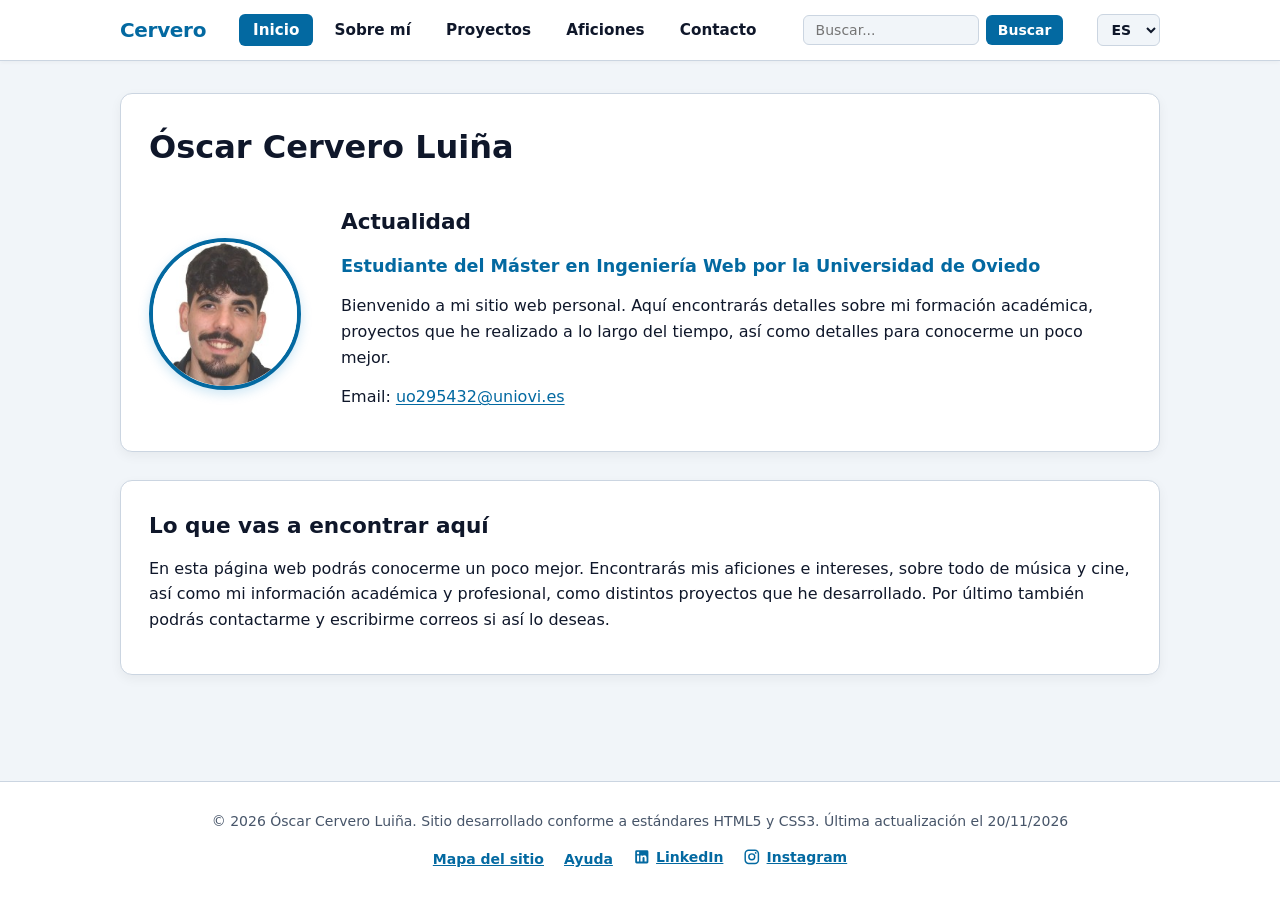
<file: index.html>
<!DOCTYPE html>
<html lang="es">
<head>
  <meta charset="UTF-8">
  <meta name="viewport" content="width=device-width, initial-scale=1.0">
  <meta name="description" content="Sitio web personal y portafolio profesional de Óscar Cervero Luiña.">
  <title>Inicio | Mi Sitio Web</title>
  <link rel="stylesheet" href="css/base.css">
  <link rel="stylesheet" href="css/portafolio.css">
  <script src="js/layout.js" defer></script>
  <script src="js/i18n.js" defer></script>
</head>
<body>
  <header></header>

  <main>
    <section>
      <h1>Óscar Cervero Luiña</h1>
      <img src="img/cara.jpg" alt="Fotografía de retrato de Óscar Cervero Luiña">
      <article>
        <h2>Actualidad</h2>
        <p>Estudiante del Máster en Ingeniería Web por la Universidad de Oviedo</p>
        <p>Bienvenido a mi sitio web personal. Aquí encontrarás detalles sobre mi formación académica, proyectos que he realizado a lo largo del tiempo, así como detalles para conocerme un poco mejor.</p>
        <p>Email: <a href="mailto:uo295432@uniovi.es" target="_self" aria-label="Enviar correo a uo295432@uniovi.es (se abre en una aplicación externa)">uo295432@uniovi.es</a></p>
      </article>
    </section>

    <section>
      <h2>Lo que vas a encontrar aquí</h2>
      <p>En esta página web podrás conocerme un poco mejor. Encontrarás mis aficiones e intereses, sobre todo de música y cine, así como mi información académica y profesional, como distintos proyectos que he desarrollado. Por último también podrás contactarme y escribirme correos si así lo deseas.</p>
    </section>
  </main>

  <footer></footer>
</body>
</html>
</file>
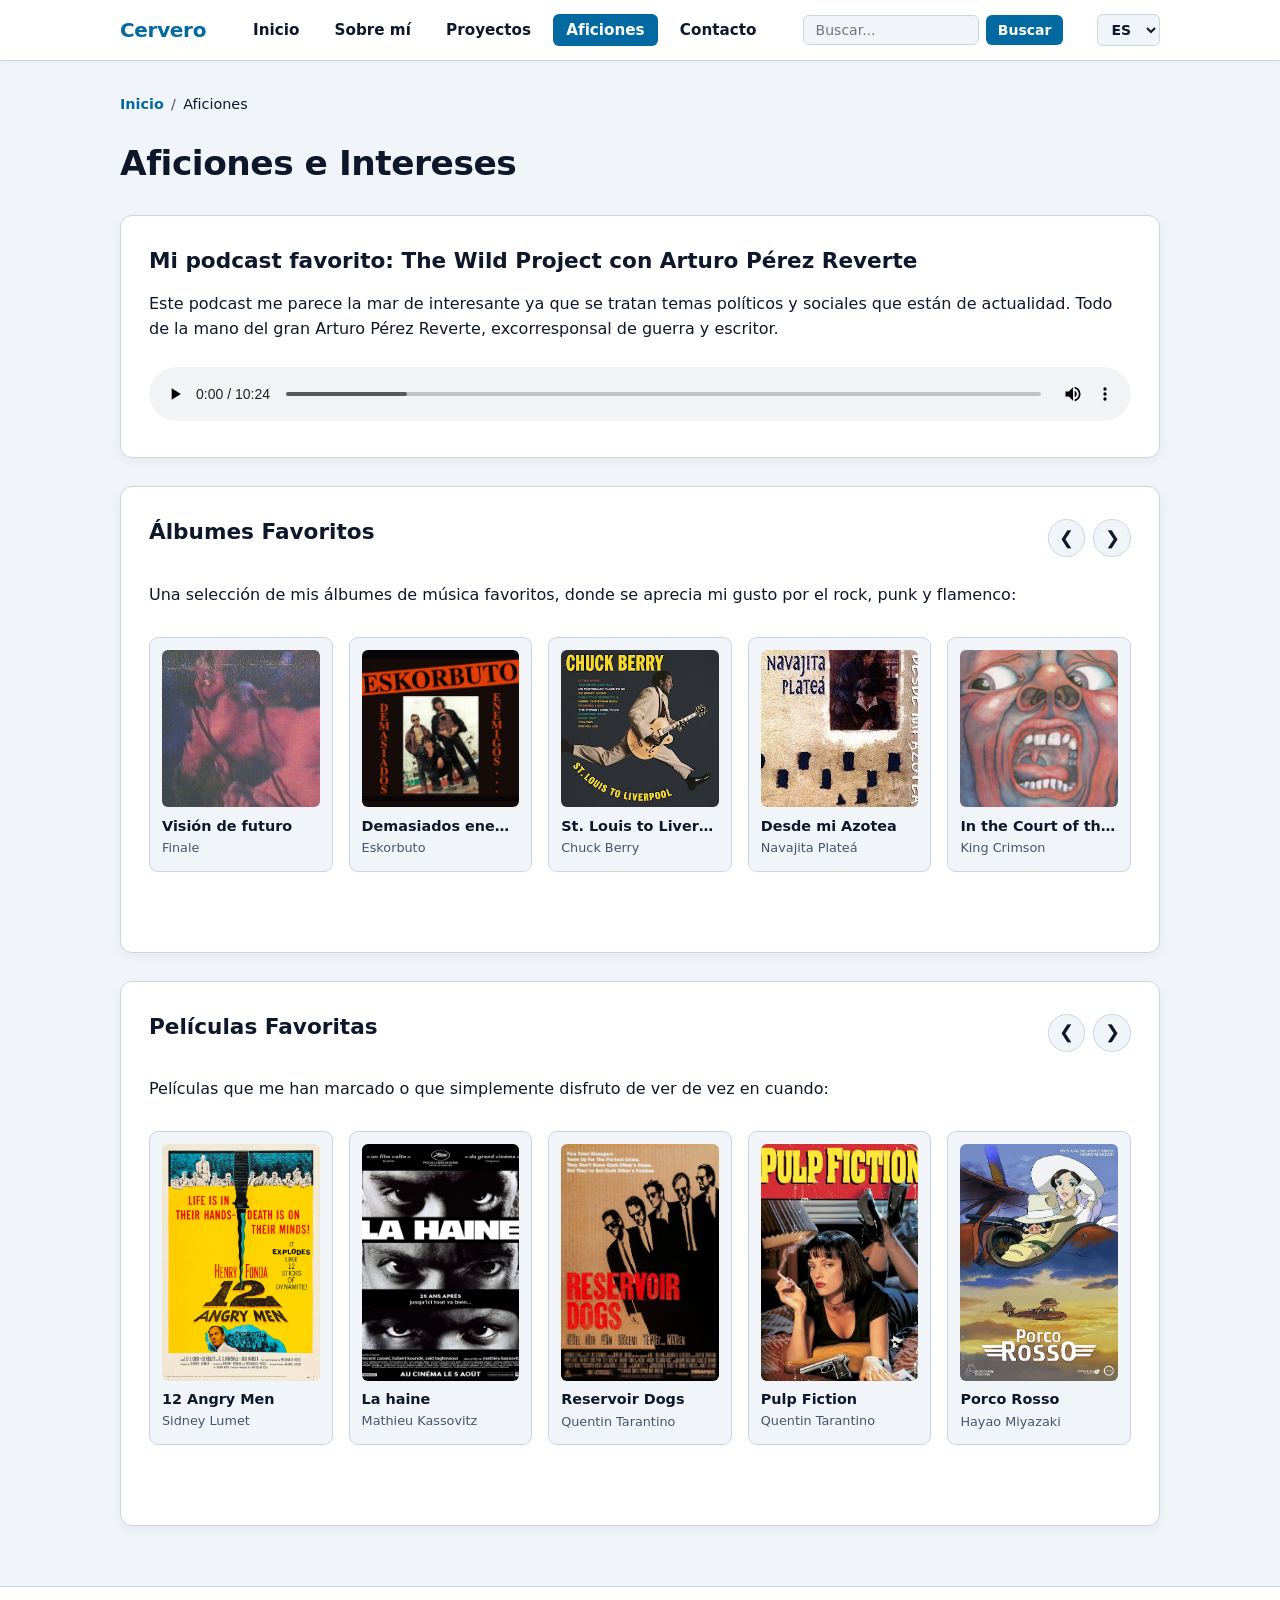
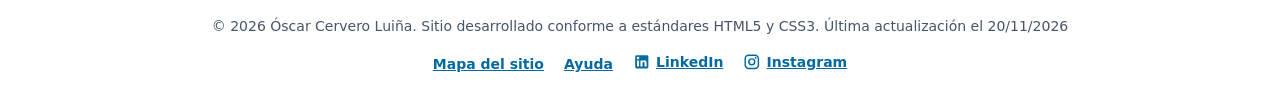
<file: aficiones.html>
<!DOCTYPE html>
<html lang="es">
<head>
  <meta charset="UTF-8">
  <meta name="viewport" content="width=device-width, initial-scale=1.0">
  <meta name="description" content="Aficiones, música, tecnología y podcast recomendado.">
  <title>Aficiones | Mi Sitio Web</title>
  <link rel="stylesheet" href="css/base.css">
  <link rel="stylesheet" href="css/aficiones.css">
  <script src="js/layout.js" defer></script>
  <script src="js/i18n.js" defer></script>
</head>
<body>
  <header></header>

  <main>
    <h1>Aficiones e Intereses</h1>

    <section>
      <h2>Mi podcast favorito: The Wild Project con Arturo Pérez Reverte</h2>
      <p>Este podcast me parece la mar de interesante ya que se tratan temas políticos y sociales que están de actualidad. Todo de la mano del gran Arturo Pérez Reverte, excorresponsal de guerra y escritor.</p>
      <audio controls>
        <source src="media/perezreverte.mp3" type="audio/mpeg">
        <p>Tu navegador no soporta el reproductor de audio HTML5.</p>
      </audio>
    </section>

    <!-- SECCIÓN 1: MÚSICA -->
    <section>
      <header>
        <h2>Álbumes Favoritos</h2>
        <nav aria-label="Navegación carrusel música">
          <button type="button" aria-label="Anteriores álbumes">&#10094;</button>
          <button type="button" aria-label="Siguientes álbumes">&#10095;</button>
        </nav>
      </header>
      
      <p>Una selección de mis álbumes de música favoritos, donde se aprecia mi gusto por el rock, punk y flamenco:</p>

      <article>
        <img src="img/finale.jpg" alt="Portada Visión de futuro de Finale">
        <h3>Visión de futuro</h3>
        <p>Finale</p>
      </article>

      <article>
        <img src="img/eskorbuto.jpg" alt="Portada Demasiados enemigos de Eskorbuto">
        <h3>Demasiados enemigos</h3>
        <p>Eskorbuto</p>
      </article>

      <article>
        <img src="img/chuck.jpg" alt="Portada St. Louis to Liverpool">
        <h3>St. Louis to Liverpool</h3>
        <p>Chuck Berry</p>
      </article>

      <article>
        <img src="img/navajita.jpg" alt="Portada Desde mi Azotea">
        <h3>Desde mi Azotea</h3>
        <p>Navajita Plateá</p>
      </article>

      <article>
        <img src="img/king.jpg" alt="Portada In the Court of the Crimson King">
        <h3>In the Court of the Crimson King</h3>
        <p>King Crimson</p>
      </article>

      <article>
        <img src="img/ramones.jpg" alt="Portada Rocket to Russia">
        <h3>Rocket to Russia</h3>
        <p>Ramones</p>
      </article>
    </section>

    <!-- SECCIÓN 2: CINE -->
    <section>
      <header>
        <h2>Películas Favoritas</h2>
        <nav aria-label="Navegación carrusel cine">
          <button type="button" aria-label="Películas anteriores">&#10094;</button>
          <button type="button" aria-label="Películas siguientes">&#10095;</button>
        </nav>
      </header>
      
      <p>Películas que me han marcado o que simplemente disfruto de ver de vez en cuando:</p>

      <article>
        <img src="img/angrymen.jpg" alt="Póster 12 Angry Men">
        <h3>12 Angry Men</h3>
        <p>Sidney Lumet</p>
      </article>

      <article>
        <img src="img/haine.jpg" alt="Póster La haine">
        <h3>La haine</h3>
        <p>Mathieu Kassovitz</p>
      </article>

      <article>
        <img src="img/dogs.jpg" alt="Póster de Reservoir Dogs">
        <h3>Reservoir Dogs</h3>
        <p>Quentin Tarantino</p>
      </article>

      <article>
        <img src="img/pulp.jpg" alt="Póster de Pulp Fiction">
        <h3>Pulp Fiction</h3>
        <p>Quentin Tarantino</p>
      </article>

      <article>
        <img src="img/porco.jpg" alt="Póster de Porco Rosso">
        <h3>Porco Rosso</h3>
        <p>Hayao Miyazaki</p>
      </article>

      <article>
        <img src="img/green.jpg" alt="Póster de Green Book">
        <h3>Green Book</h3>
        <p>Peter Farrelly</p>
      </article>
    </section>
  </main>

  <footer></footer>

  <script src="js/carrusel.js" defer></script>
</body>
</html>
</file>
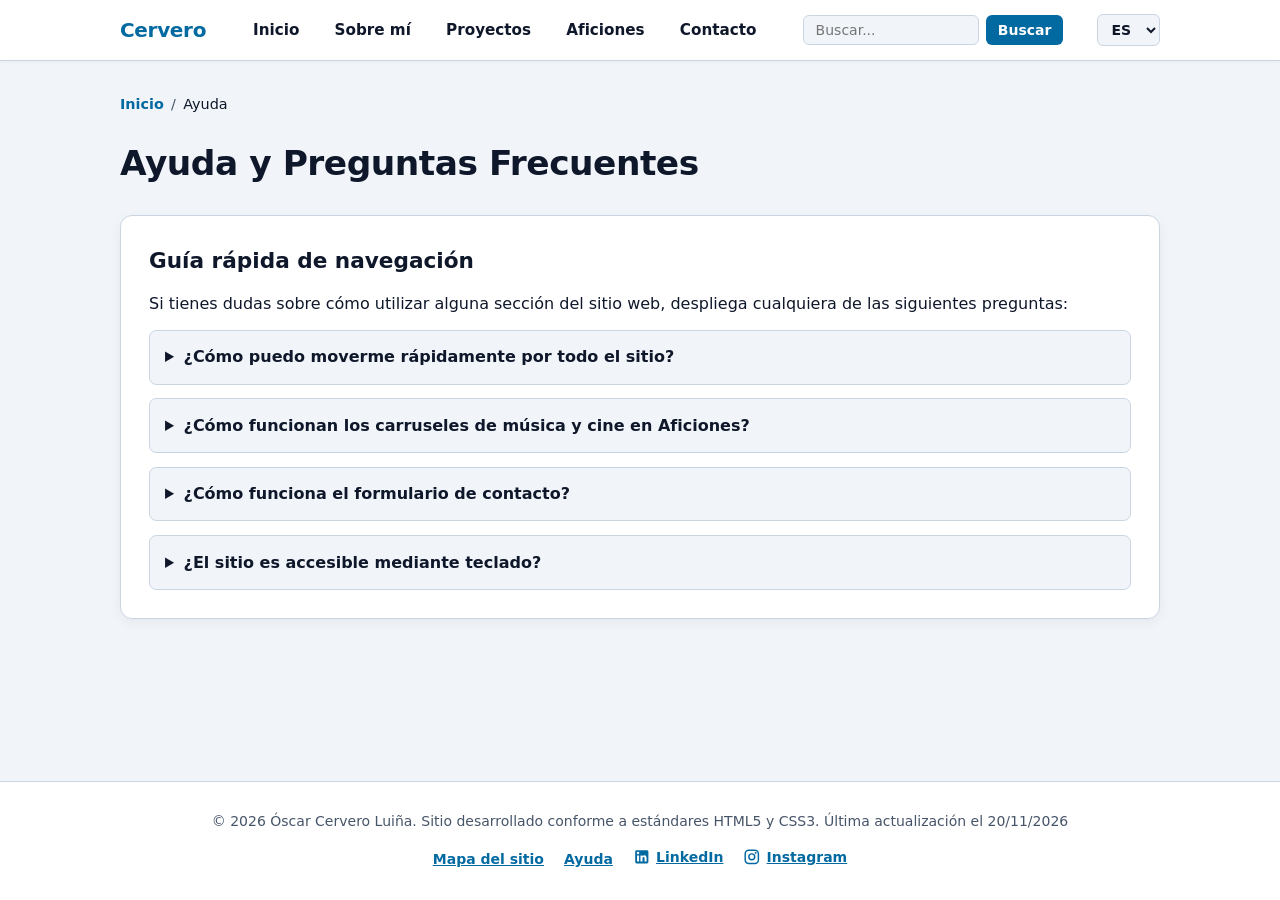
<file: ayuda.html>
<!DOCTYPE html>
<html lang="es">
<head>
  <meta charset="UTF-8">
  <meta name="viewport" content="width=device-width, initial-scale=1.0">
  <meta name="description" content="Centro de ayuda, preguntas frecuentes y guía de uso del sitio web de Óscar Cervero Luiña.">
  <title>Ayuda | Mi Sitio Web</title>
  <link rel="stylesheet" href="css/base.css">
  <script src="js/layout.js" defer></script>
  <script src="js/i18n.js" defer></script>
</head>
<body>
  <header></header>

  <main>
    <h1>Ayuda y Preguntas Frecuentes</h1>

    <section>
      <h2>Guía rápida de navegación</h2>
      <p>Si tienes dudas sobre cómo utilizar alguna sección del sitio web, despliega cualquiera de las siguientes preguntas:</p>

      <details>
        <summary>¿Cómo puedo moverme rápidamente por todo el sitio?</summary>
        <p>Puedes utilizar la barra de navegación superior fija en cualquier página, las migas de pan situadas sobre el título principal para volver al inicio, o consultar el índice completo en el <a href="mapa-sitio.html">Mapa del sitio</a>.</p>
      </details>

      <details>
        <summary>¿Cómo funcionan los carruseles de música y cine en Aficiones?</summary>
        <p>En la sección <a href="aficiones.html">Aficiones</a>, cada carrusel dispone de dos botones circulares con flechas (anterior y siguiente) en la esquina superior derecha. Al pulsarlos con el ratón o el teclado, las tarjetas rotan para mostrar el resto de álbumes o películas.</p>
      </details>

      <details>
        <summary>¿Cómo funciona el formulario de contacto?</summary>
        <p>Al escribir tu mensaje en <a href="contacto.html">Contacto</a> y pulsar «Enviar Mensaje», el navegador abrirá tu aplicación de correo electrónico predeterminada con el destinatario y el texto preparados. Si lo prefieres, también puedes escribirme directamente por correo, llamarme por teléfono o contactarme por LinkedIn.</p>
      </details>

      <details>
        <summary>¿El sitio es accesible mediante teclado?</summary>
        <p>Sí. Todos los enlaces, botones, controles multimedia y desplegables pueden recorrerse usando la tecla Tab y activarse con Enter o Espacio, mostrando un contorno visible de enfoque en todo momento.</p>
      </details>
    </section>
  </main>

  <footer></footer>
</body>
</html>
</file>
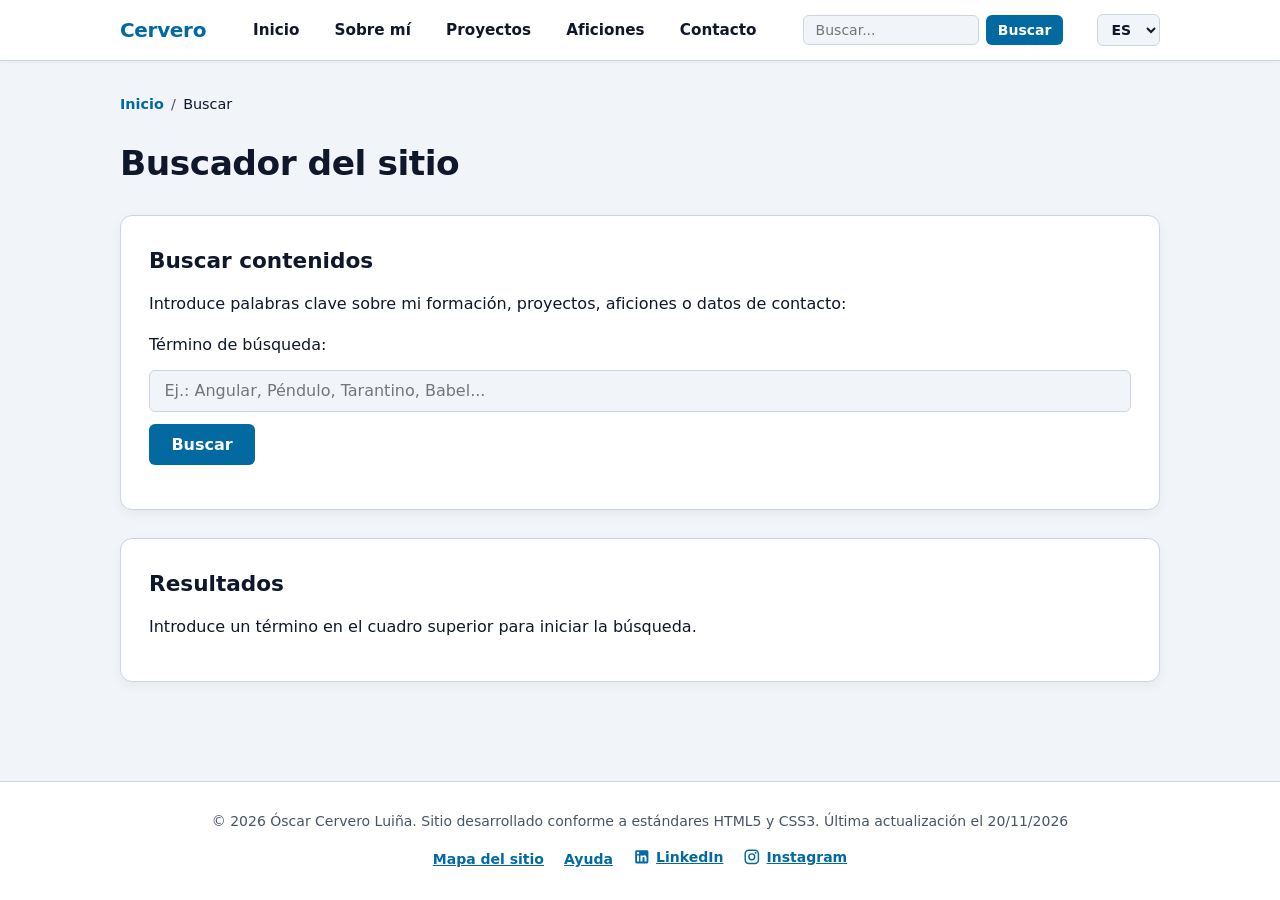
<file: buscar.html>
<!DOCTYPE html>
<html lang="es">
<head>
  <meta charset="UTF-8">
  <meta name="viewport" content="width=device-width, initial-scale=1.0">
  <meta name="description" content="Buscador interno del sitio web personal de Óscar Cervero Luiña.">
  <title>Buscar | Mi Sitio Web</title>
  <link rel="stylesheet" href="css/base.css">
  <script src="js/layout.js" defer></script>
  <script src="js/buscador.js" defer></script>
  <script src="js/i18n.js" defer></script>
</head>
<body>
  <header></header>

  <main>
    <h1>Buscador del sitio</h1>

    <section>
      <h2>Buscar contenidos</h2>
      <p>Introduce palabras clave sobre mi formación, proyectos, aficiones o datos de contacto:</p>

      <search>
        <form action="buscar.html" method="get" aria-label="Buscador interno de la página">
          <span>Término de búsqueda:</span>
          <input type="search" name="q" title="Término de búsqueda" aria-label="Término de búsqueda" placeholder="Ej.: Angular, Péndulo, Tarantino, Babel..." required>
          <button type="submit">Buscar</button>
        </form>
      </search>

      <output role="status" aria-live="polite"></output>
    </section>

    <section aria-label="Resultados de la búsqueda">
      <h2>Resultados</h2>
      <p>Introduce un término en el cuadro superior para iniciar la búsqueda.</p>
    </section>
  </main>

  <footer></footer>
</body>
</html>
</file>
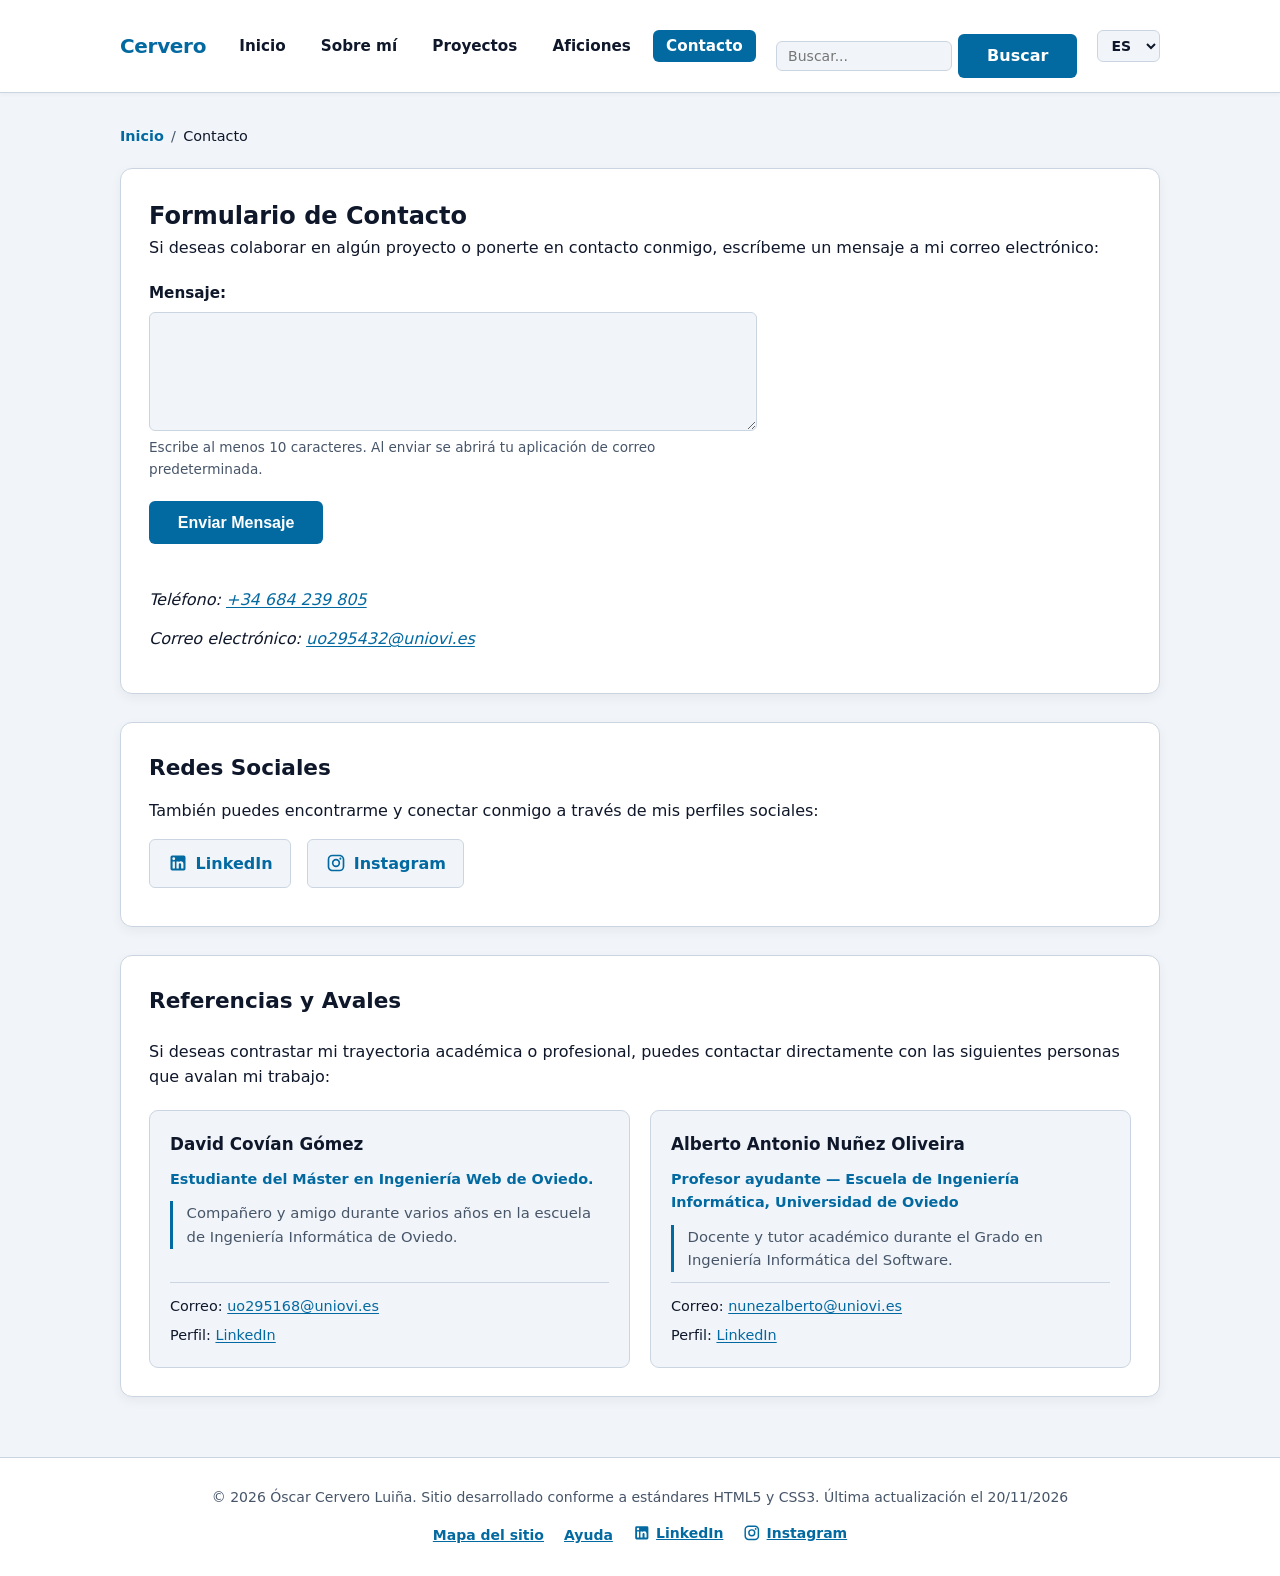
<file: contacto.html>
<!DOCTYPE html>
<html lang="es">
<head>
  <meta charset="UTF-8">
  <meta name="viewport" content="width=device-width, initial-scale=1.0">
  <meta name="description" content="Formulario de contacto y canales de comunicación.">
  <title>Contacto | Mi Sitio Web</title>
  <link rel="stylesheet" href="css/base.css">
  <link rel="stylesheet" href="css/contacto.css">
  <script src="js/layout.js" defer></script>
  <script src="js/i18n.js" defer></script>
  <script src="js/contacto.js" defer></script>
</head>
<body>
  <header></header>

  <main>
    <section>
      <h1>Formulario de Contacto</h1>
      <p>Si deseas colaborar en algún proyecto o ponerte en contacto conmigo, escribeme un mensaje a mi correo electrónico:</p>

      <form action="mailto:uo295432@uniovi.es" method="post" enctype="text/plain">
        <p>
          <label>
            <span>Mensaje:</span>
            <textarea name="mensaje" rows="5" minlength="10" required title="Mensaje" aria-label="Mensaje"></textarea>
          </label>
          <small>Escribe al menos 10 caracteres. Al enviar se abrirá tu aplicación de correo predeterminada.</small>
        </p>

        <p>
          <button type="submit">Enviar Mensaje</button>
        </p>

        <output role="status" aria-live="polite"></output>
      </form>
      <address>
        <p>Teléfono: <a href="tel:+34684239805" aria-label="Llamar al teléfono +34 684 239 805">+34 684 239 805</a></p>
        <p>Correo electrónico: <a href="mailto:uo295432@uniovi.es" aria-label="Enviar correo a uo295432@uniovi.es (se abre en una aplicación externa)">uo295432@uniovi.es</a></p>
      </address>
    </section>

    <section>
      <h2>Redes Sociales</h2>
      <p>También puedes encontrarme y conectar conmigo a través de mis perfiles sociales:</p>
      <ul>
        <li>
          <a href="https://es.linkedin.com/in/oscarcervero" target="_blank" rel="noopener noreferrer" aria-label="Perfil de LinkedIn de Óscar Cervero Luiña (se abre en una nueva pestaña)">
            <svg viewBox="0 0 24 24" aria-hidden="true" focusable="false">
              <path d="M19 3a2 2 0 0 1 2 2v14a2 2 0 0 1-2 2H5a2 2 0 0 1-2-2V5a2 2 0 0 1 2-2h14m-.5 15.5v-5.3a3.26 3.26 0 0 0-3.26-3.26c-.85 0-1.84.52-2.28 1.3v-1.11h-2.79v8.37h2.79v-4.93c0-.77.62-1.4 1.39-1.4a1.4 1.4 0 0 1 1.4 1.4v4.93h2.75M6.88 8.56a1.68 1.68 0 0 0 1.68-1.68c0-.93-.75-1.69-1.68-1.69a1.69 1.69 0 0 0-1.69 1.69c0 .93.76 1.68 1.69 1.68m1.39 9.94v-8.37H5.5v8.37h2.77z"/>
            </svg>
            LinkedIn
          </a>
        </li>
        <li>
          <a href="https://www.instagram.com/cerveroo_/" target="_blank" rel="noopener noreferrer" aria-label="Perfil de Instagram de Óscar Cervero Luiña (se abre en una nueva pestaña)">
            <svg viewBox="0 0 24 24" aria-hidden="true" focusable="false">
              <path d="M7.8 2h8.4C19.4 2 22 4.6 22 7.8v8.4a5.8 5.8 0 0 1-5.8 5.8H7.8C4.6 22 2 19.4 2 16.2V7.8A5.8 5.8 0 0 1 7.8 2m-.2 2A3.6 3.6 0 0 0 4 7.6v8.8C4 18.39 5.61 20 7.6 20h8.8a3.6 3.6 0 0 0 3.6-3.6V7.6C20 5.61 18.39 4 16.4 4H7.6m9.65 1.5a1.25 1.25 0 0 1 1.25 1.25A1.25 1.25 0 0 1 17.25 8 1.25 1.25 0 0 1 16 6.75a1.25 1.25 0 0 1 1.25-1.25M12 7a5 5 0 0 1 5 5 5 5 0 0 1-5 5 5 5 0 0 1-5-5 5 5 0 0 1 5-5m0 2a3 3 0 0 0-3 3 3 3 0 0 0 3 3 3 3 0 0 0 3-3 3 3 0 0 0-3-3z"/>
            </svg>
            Instagram
          </a>
        </li>
      </ul>
    </section>

    <section>
      <h2>Referencias y Avales</h2>
      <p>Si deseas contrastar mi trayectoria académica o profesional, puedes contactar directamente con las siguientes personas que avalan mi trabajo:</p>

      <article>
        <h3>David Covían Gómez</h3>
        <p>Estudiante del Máster en Ingeniería Web de Oviedo.</p>
        <blockquote>
          <p>Compañero y amigo durante varios años en la escuela de Ingeniería Informática de Oviedo.</p>
        </blockquote>
        <address>
          <p>Correo: <a href="mailto:uo295168@uniovi.es" aria-label="Enviar correo David Covían Gómez (se abre en una aplicación externa)">uo295168@uniovi.es</a></p>
          <p>Perfil: <a href="https://es.linkedin.com/in/david-covian-gomez" target="_blank" rel="noopener noreferrer" aria-label="Perfil de LinkedIn de David Covían Gómez">LinkedIn</a></p>
        </address>
      </article>

      <article>
        <h3>Alberto Antonio Nuñez Oliveira</h3>
        <p>Profesor ayudante — Escuela de Ingeniería Informática, Universidad de Oviedo</p>
        <blockquote>
          <p>Docente y tutor académico durante el Grado en Ingeniería Informática del Software.</p>
        </blockquote>
        <address>
          <p>Correo: <a href="mailto:nunezalberto@uniovi.es" aria-label="Enviar correo a Alberto Antonio Nuñez Oliveira (se abre en una aplicación externa)">nunezalberto@uniovi.es</a></p>
          <p>Perfil: <a href="https://es.linkedin.com/in/alberto-a-n%C3%BA%C3%B1ez-oliveira-aab2a884" target="_blank" rel="noopener noreferrer" aria-label="Perfil de LinkedIn de Alberto Antonio Nuñez Oliveira (se abre en una nueva pestaña)">LinkedIn</a></p>
        </address>
      </article>
    </section>
  </main>

  <footer></footer>
</body>
</html>
</file>
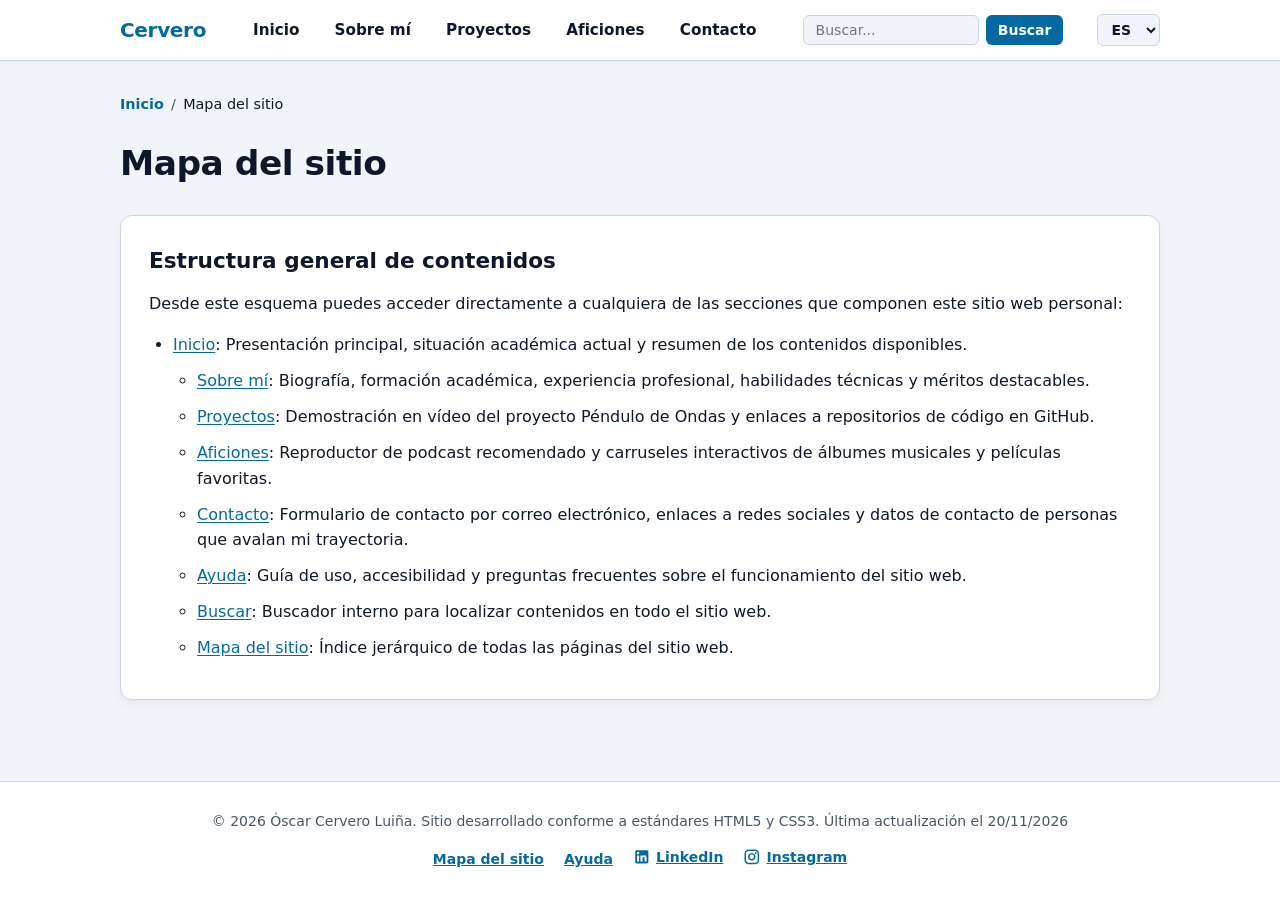
<file: mapa-sitio.html>
<!DOCTYPE html>
<html lang="es">
<head>
  <meta charset="UTF-8">
  <meta name="viewport" content="width=device-width, initial-scale=1.0">
  <meta name="description" content="Mapa del sitio web y estructura completa de navegación del portafolio de Óscar Cervero Luiña.">
  <title>Mapa del sitio | Mi Sitio Web</title>
  <link rel="stylesheet" href="css/base.css">
  <script src="js/layout.js" defer></script>
  <script src="js/i18n.js" defer></script>
</head>
<body>
  <header></header>

  <main>
    <h1>Mapa del sitio</h1>

    <section>
      <h2>Estructura general de contenidos</h2>
      <p>Desde este esquema puedes acceder directamente a cualquiera de las secciones que componen este sitio web personal:</p>

      <ul>
        <li>
          <a href="index.html">Inicio</a>: Presentación principal, situación académica actual y resumen de los contenidos disponibles.
          <ul>
            <li>
              <a href="sobre-mi.html">Sobre mí</a>: Biografía, formación académica, experiencia profesional, habilidades técnicas y méritos destacables.
            </li>
            <li>
              <a href="proyectos.html">Proyectos</a>: Demostración en vídeo del proyecto Péndulo de Ondas y enlaces a repositorios de código en GitHub.
            </li>
            <li>
              <a href="aficiones.html">Aficiones</a>: Reproductor de podcast recomendado y carruseles interactivos de álbumes musicales y películas favoritas.
            </li>
            <li>
              <a href="contacto.html">Contacto</a>: Formulario de contacto por correo electrónico, enlaces a redes sociales y datos de contacto de personas que avalan mi trayectoria.
            </li>
            <li>
              <a href="ayuda.html">Ayuda</a>: Guía de uso, accesibilidad y preguntas frecuentes sobre el funcionamiento del sitio web.
            </li>
            <li>
              <a href="buscar.html">Buscar</a>: Buscador interno para localizar contenidos en todo el sitio web.
            </li>
            <li>
              <a href="mapa-sitio.html" aria-current="page">Mapa del sitio</a>: Índice jerárquico de todas las páginas del sitio web.
            </li>
          </ul>
        </li>
      </ul>
    </section>
  </main>

  <footer></footer>
</body>
</html>
</file>
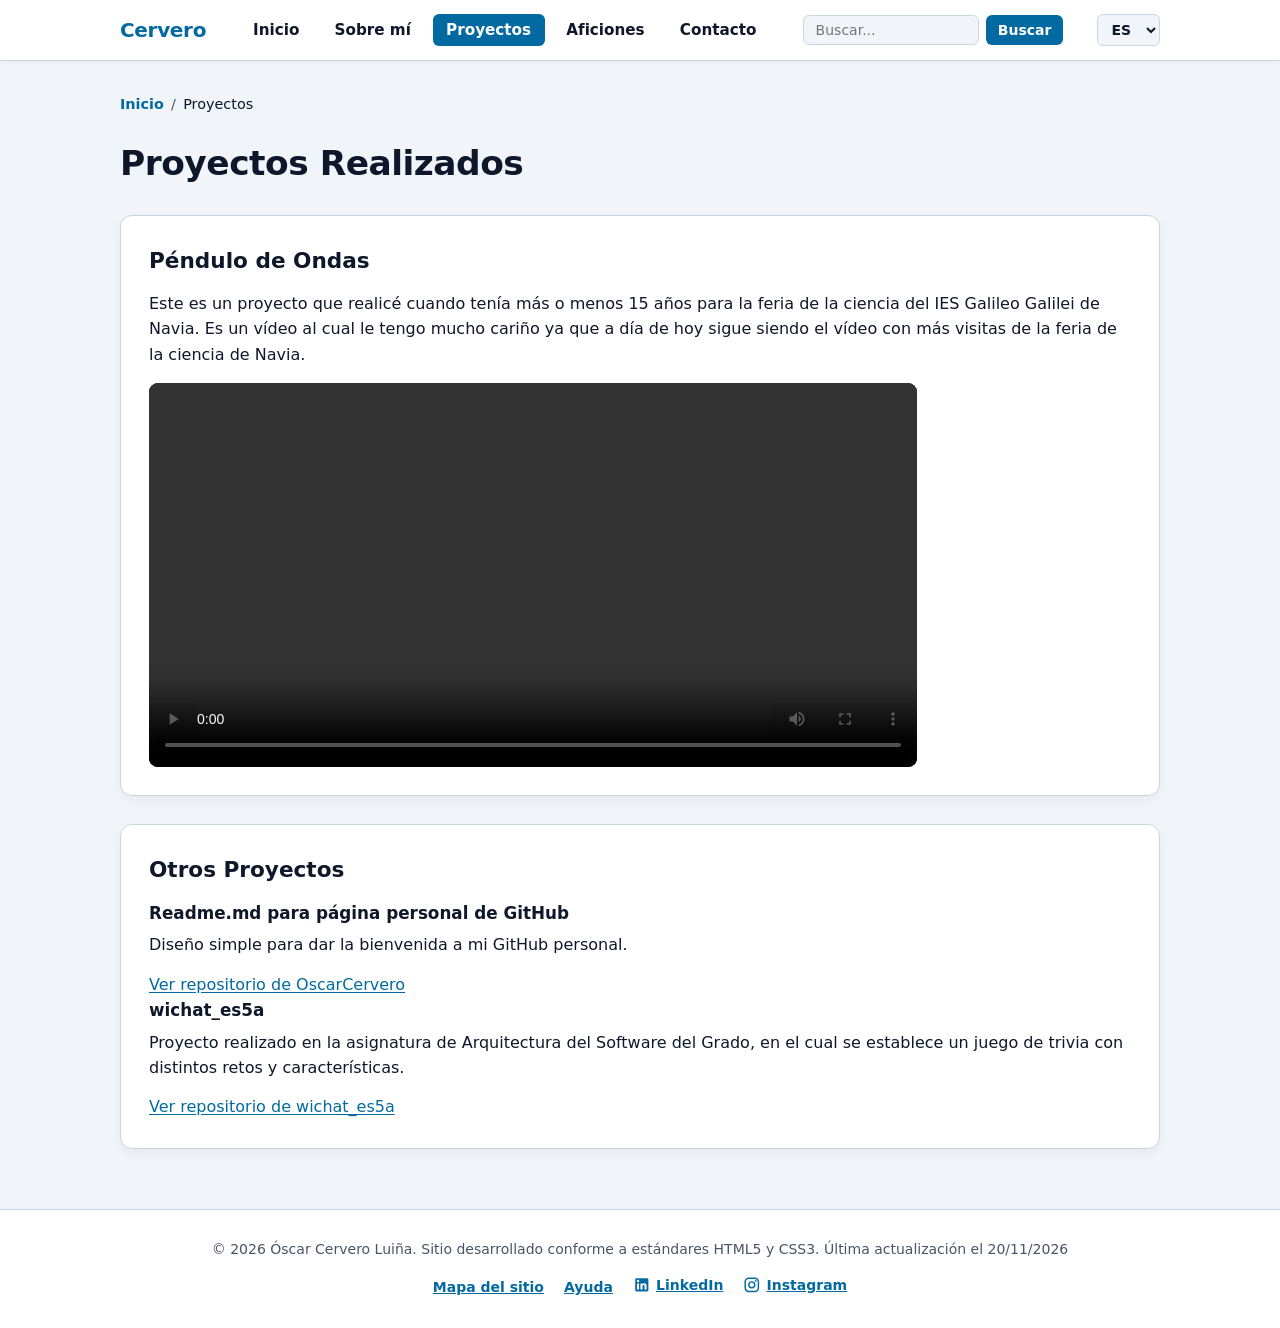
<file: proyectos.html>
<!DOCTYPE html>
<html lang="es">
<head>
  <meta charset="UTF-8">
  <meta name="viewport" content="width=device-width, initial-scale=1.0">
  <meta name="description" content="Proyectos destacados de desarrollo y demostración en vídeo.">
  <title>Proyectos | Mi Sitio Web</title>
  <link rel="stylesheet" href="css/base.css">
  <link rel="stylesheet" href="css/portafolio.css">
  <script src="js/layout.js" defer></script>
  <script src="js/i18n.js" defer></script>
</head>
<body>
  <header></header>

  <main>
    <h1>Proyectos Realizados</h1>
    
    <section>
      <h2>Péndulo de Ondas</h2>
      <p>Este es un proyecto que realicé cuando tenía más o menos 15 años para la feria de la ciencia del IES Galileo Galilei de Navia. Es un vídeo al cual le tengo mucho cariño ya que a día de hoy sigue siendo el vídeo con más visitas de la feria de la ciencia de Navia.</p>
      <video controls>
        <source src="media/ondas.mp4" type="video/mp4">
        <p>Tu navegador no soporta el reproductor de vídeo HTML5.</p>
      </video>
    </section>

    <section>
      <h2>Otros Proyectos</h2>
      <article>
        <h3>Readme.md para página personal de GitHub</h3>
        <p>Diseño simple para dar la bienvenida a mi GitHub personal.</p>
        <a href="https://github.com/OscarCervero/OscarCervero" target="_self">Ver repositorio de OscarCervero</a>
      </article>
      <article>
        <h3>wichat_es5a</h3>
        <p>Proyecto realizado en la asignatura de Arquitectura del Software del Grado, en el cual se establece un juego de trivia con distintos retos y características.</p>
        <a href="https://github.com/OscarCervero/wichat_es5a" target="_self">Ver repositorio de wichat_es5a</a>
      </article>
    </section>
  </main>

  <footer></footer>
</body>
</html>
</file>
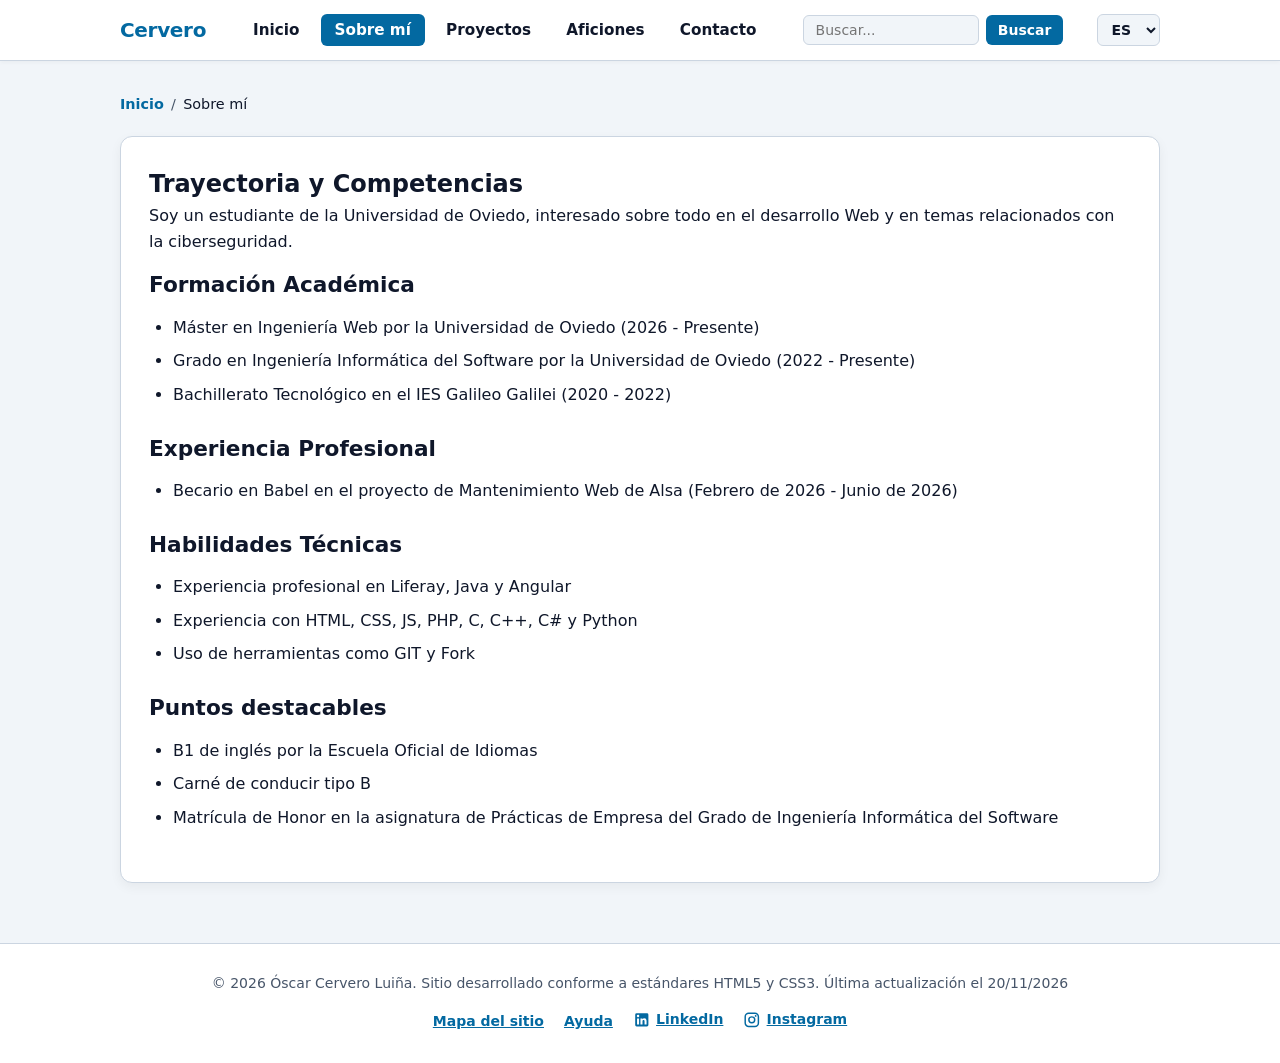
<file: sobre-mi.html>
<!DOCTYPE html>
<html lang="es">
<head>
  <meta charset="UTF-8">
  <meta name="viewport" content="width=device-width, initial-scale=1.0">
  <meta name="description" content="Información biográfica, formación y competencias.">
  <title>Sobre mí | Mi Sitio Web</title>
  <link rel="stylesheet" href="css/base.css">
  <link rel="stylesheet" href="css/portafolio.css">
  <script src="js/layout.js" defer></script>
  <script src="js/i18n.js" defer></script>
</head>
<body>
  <header></header>

  <main>
    <article>
      <h1>Trayectoria y Competencias</h1>
      <p>Soy un estudiante de la Universidad de Oviedo, interesado sobre todo en el desarrollo Web y en temas relacionados con la ciberseguridad.</p>
      
      <h2>Formación Académica</h2>
      <ul>
        <li>Máster en Ingeniería Web por la Universidad de Oviedo (2026 - Presente)</li>
        <li>Grado en Ingeniería Informática del Software por la Universidad de Oviedo (2022 - Presente)</li>
        <li>Bachillerato Tecnológico en el IES Galileo Galilei(2020 - 2022)</li>
      </ul>

      <h2>Experiencia Profesional</h2>
      <ul>
        <li>Becario en Babel en el proyecto de Mantenimiento Web de Alsa (Febrero de 2026 - Junio de 2026)</li>
      </ul>

      <h2>Habilidades Técnicas</h2>
      <ul>
        <li>Experiencia profesional en Liferay, Java y Angular</li>
        <li>Experiencia con HTML, CSS, JS, PHP, C, C++, C# y Python</li>
        <li>Uso de herramientas como GIT y Fork</li>
      </ul>

      <h2>Puntos destacables</h2>
      <ul>
        <li>B1 de inglés por la Escuela Oficial de Idiomas</li>
        <li>Carné de conducir tipo B</li>
        <li>Matrícula de Honor en la asignatura de Prácticas de Empresa del Grado de Ingeniería Informática del Software</li>
      </ul>
    </article>
  </main>

  <footer></footer>
</body>
</html>
</file>
<file: css/base.css>
/* ==========================================================================
   VARIABLES GLOBALES Y RESET
   ========================================================================== */
:root {
  --color-fondo: #f1f5f9;
  --color-superficie: #ffffff;
  --color-texto: #0f172a;
  --color-texto-suave: #475569;
  --color-primario: #0369a1;
  --color-primario-hover: #075985;
  --color-primario-fondo: #e0f2fe;
  --color-borde: #cbd5e1;
  
  --fuente-sistema: system-ui, -apple-system, BlinkMacSystemFont, "Segoe UI", Roboto, Helvetica, Arial, sans-serif;
  --ancho-maximo: 68rem;     
  --radio-borde: 0.75rem;    
  --sombra-tarjeta: 0 0.25rem 0.75rem rgba(0, 0, 0, 0.05);
}

*,
*::before,
*::after {
  box-sizing: border-box;
  margin: 0;
  padding: 0;
}

body {
  font-family: var(--fuente-sistema);
  color: var(--color-texto);
  background-color: var(--color-fondo);
  line-height: 1.6;
  min-height: 100vh;
  display: flex;
  flex-direction: column;
}

/* ==========================================================================
   CABECERA Y NAVEGACIÓN GLOBAL
   ========================================================================== */
body > header {
  color: inherit;
  background-color: var(--color-superficie);
  border-bottom: 0.0625rem solid var(--color-borde);
  position: sticky;
  top: 0;
  z-index: 100;
  box-shadow: 0 0.125rem 0.25rem rgba(0, 0, 0, 0.03);
}

body > header > nav {
  max-width: var(--ancho-maximo);
  margin-inline: auto;
  padding: 0.85rem 1.5rem;
  display: flex;
  flex-wrap: wrap;
  justify-content: space-between;
  align-items: center;
  gap: 1rem;
}

body > header > nav > a:first-of-type {
  font-size: 1.25rem;
  font-weight: 800;
  color: var(--color-primario);
  background-color: transparent;
  text-decoration: none;
  letter-spacing: -0.02rem;
}

body > header ul {
  list-style: none;
  display: flex;
  flex-wrap: wrap;
  gap: 0.5rem;
}

body > header ul a {
  text-decoration: none;
  color: var(--color-texto);
  background-color: transparent;
  font-weight: 600;
  font-size: 0.95rem;
  padding: 0.45rem 0.85rem;
  border-radius: calc(var(--radio-borde) * 0.5);
  transition: all 0.2s ease;
}

body > header ul a:hover {
  background-color: var(--color-primario-fondo);
  color: var(--color-primario);
}

body > header ul a[aria-current="page"] {
  background-color: var(--color-primario);
  color: #ffffff;
}

a:focus-visible,
button:focus-visible,
input:focus-visible,
textarea:focus-visible {
  outline: 0.15rem solid var(--color-primario);
  outline-offset: 0.125rem;
}

/* ==========================================================================
   CONTENEDOR MAIN Y ELEMENTOS GENERALES
   ========================================================================== */
main {
  max-width: var(--ancho-maximo);
  width: 100%;
  margin-inline: auto;
  padding: 2rem 1.5rem;
  flex: 1;
}

main > h1 {
  font-size: 2.15rem;
  font-weight: 800;
  color: var(--color-texto);
  background-color: transparent;
  margin-bottom: 1.5rem;
  letter-spacing: -0.03rem;
}

main > section,
main > article {
  color: inherit;
  background-color: var(--color-superficie);
  border: 0.0625rem solid var(--color-borde);
  border-radius: var(--radio-borde);
  padding: 1.75rem;
  margin-bottom: 1.75rem;
  box-shadow: var(--sombra-tarjeta);
}

h2 {
  font-size: 1.35rem;
  font-weight: 700;
  margin-bottom: 0.75rem;
  color: var(--color-texto);
  background-color: transparent;
}

h3 {
  font-size: 1.05rem;
  font-weight: 600;
  margin-bottom: 0.35rem;
}

p {
  margin-bottom: 0.85rem;
}

main a {
  color: var(--color-primario);
  background-color: transparent;
  text-decoration: underline;
  text-underline-offset: 0.15rem;
}

main a:hover {
  color: var(--color-primario-hover);
  background-color: transparent;
}

/* ==========================================================================
   FOOTER
   ========================================================================== */
footer {
  background-color: var(--color-superficie);
  border-top: 0.0625rem solid var(--color-borde);
  text-align: center;
  padding: 1.75rem 1.5rem;
  font-size: 0.875rem;
  color: var(--color-texto-suave);
  margin-top: auto;
}

/* ==========================================================================
   MIGAS DE PAN (BREADCRUMBS)
   ========================================================================== */
main > nav {
  margin-bottom: 1.25rem;
  font-size: 0.9rem;
}

main > nav ol {
  list-style: none;
  display: flex;
  flex-wrap: wrap;
  align-items: center;
  gap: 0.45rem;
}

main > nav li {
  display: inline-flex;
  align-items: center;
  gap: 0.45rem;
  color: var(--color-texto-suave);
}

main > nav li:not(:last-child)::after {
  content: "/";
  color: var(--color-texto-suave);
  font-weight: 400;
}

main > nav a {
  text-decoration: none;
  font-weight: 600;
}

main > nav a:hover {
  text-decoration: underline;
}

main > nav li:last-child a {
  color: var(--color-texto);
  font-weight: 400;
  pointer-events: none;
}

/* ==========================================================================
   ESTILOS DEL MAPA DEL SITIO Y NAVEGACIÓN DEL FOOTER
   ========================================================================== */
main > section > ul {
  margin-left: 1.5rem;
  margin-top: 1rem;
}

main > section > ul ul {
  margin-left: 1.5rem;
  margin-top: 0.65rem;
}

main > section > ul li {
  margin-bottom: 0.65rem;
}

footer > nav ul {
  list-style: none;
  display: flex;
  justify-content: center;
  gap: 1rem;
  margin-top: 0.5rem;
}

footer > nav a {
  color: var(--color-primario);
  text-decoration: underline;
  font-weight: 600;
}

footer > nav a:hover {
  color: var(--color-primario-hover);
}

footer > nav ul {
  list-style: none;
  display: flex;
  flex-wrap: wrap;
  justify-content: center;
  align-items: center;
  gap: 1.25rem;
  margin-top: 0.75rem;
}

footer > nav a {
  display: inline-flex;
  align-items: center;
  gap: 0.35rem;
  color: var(--color-primario);
  text-decoration: underline;
  font-weight: 600;
}

footer > nav a:hover {
  color: var(--color-primario-hover);
}

footer > nav svg {
  width: 1.1rem;
  height: 1.1rem;
  fill: currentColor;
}

/* ==========================================================================
   AYUDA Y DESPLEGABLES (DETAILS / SUMMARY)
   ========================================================================== */
main > section > details {
  border: 0.0625rem solid var(--color-borde);
  border-radius: calc(var(--radio-borde) * 0.6);
  background-color: var(--color-fondo);
  padding: 0.85rem 1.1rem;
  margin-bottom: 0.85rem;
}

main > section > details:last-of-type {
  margin-bottom: 0;
}

main > section > details > summary {
  font-weight: 700;
  color: var(--color-texto);
  cursor: pointer;
  list-style-position: outside;
  margin-left: 1rem;
}

main > section > details > summary:hover {
  color: var(--color-primario);
}

main > section > details > p {
  margin-top: 0.75rem;
  margin-bottom: 0;
  color: var(--color-texto-suave);
  font-size: 0.95rem;
}

/* ==========================================================================
   BARRA DE BÚSQUEDA EN CABECERA
   ========================================================================== */
body > header search form {
  display: flex;
  align-items: center;
  gap: 0.4rem;
}

body > header search label {
  display: inline-flex;
  align-items: center;
}

body > header search label > span {
  position: absolute;
  width: 0.0625rem;
  height: 0.0625rem;
  overflow: hidden;
  clip-path: inset(50%);
  white-space: nowrap;
}

body > header search input {
  width: 11rem;
  padding: 0.4rem 0.7rem;
  font-family: inherit;
  font-size: 0.875rem;
  color: var(--color-texto);
  background-color: var(--color-fondo);
  border: 0.0625rem solid var(--color-borde);
  border-radius: calc(var(--radio-borde) * 0.5);
  transition: border-color 0.2s ease, background-color 0.2s ease;
}

body > header search input:focus {
  outline: none;
  border-color: var(--color-primario);
  background-color: var(--color-superficie);
}

body > header search button {
  padding: 0.42rem 0.75rem;
  font-family: inherit;
  font-size: 0.875rem;
  font-weight: 600;
  color: #ffffff;
  background-color: var(--color-primario);
  border: none;
  border-radius: calc(var(--radio-borde) * 0.5);
  cursor: pointer;
  transition: background-color 0.2s ease;
}

body > header search button:hover {
  background-color: var(--color-primario-hover);
}

/* ==========================================================================
   PÁGINA DE RESULTADOS DE BÚSQUEDA (buscar.html)
   ========================================================================== */
main > section > search form {
  display: flex;
  flex-wrap: wrap;
  align-items: flex-end;
  gap: 0.75rem;
  margin-top: 1rem;
}

main > section > search label {
  flex: 1 1 16rem;
  display: flex;
  flex-direction: column;
  gap: 0.35rem;
  font-weight: 600;
  font-size: 0.95rem;
}

main > section > search input {
  width: 100%;
  padding: 0.65rem 0.9rem;
  font-family: inherit;
  font-size: 1rem;
  color: var(--color-texto);
  background-color: var(--color-fondo);
  border: 0.0625rem solid var(--color-borde);
  border-radius: calc(var(--radio-borde) * 0.5);
}

main > section > search button {
  padding: 0.7rem 1.4rem;
  font-family: inherit;
  font-size: 1rem;
  font-weight: 700;
  color: #ffffff;
  background-color: var(--color-primario);
  border: none;
  border-radius: calc(var(--radio-borde) * 0.5);
  cursor: pointer;
}

main > section > search button:hover {
  background-color: var(--color-primario-hover);
}

main > section > output {
  display: block;
  margin-top: 1rem;
  font-size: 0.925rem;
  font-weight: 600;
  color: var(--color-primario);
}

main > section:has(> article > h3 > a) > article {
  background-color: var(--color-fondo);
  border: 0.0625rem solid var(--color-borde);
  border-radius: calc(var(--radio-borde) * 0.75);
  padding: 1.15rem;
  margin-top: 1rem;
}

main > section:has(> article > h3 > a) > article > p:first-of-type {
  font-size: 0.85rem;
  font-weight: 600;
  color: var(--color-texto-suave);
  margin-bottom: 0.45rem;
}

main > section:has(> article > h3 > a) > article > p:last-of-type {
  margin-bottom: 0;
}

main mark {
  background-color: var(--color-primario-fondo);
  color: var(--color-texto);
  padding: 0 0.2rem;
  border-radius: 0.2rem;
  font-weight: 600;
}

/* ==========================================================================
   SELECTOR DE IDIOMA EN CABECERA
   ========================================================================== */
body > header > nav > label {
  display: inline-flex;
  align-items: center;
}

body > header > nav > label > span {
  position: absolute;
  width: 0.0625rem;
  height: 0.0625rem;
  overflow: hidden;
  clip-path: inset(50%);
  white-space: nowrap;
}

body > header > nav select {
  font-family: inherit;
  font-size: 0.875rem;
  font-weight: 700;
  color: var(--color-texto);
  background-color: var(--color-fondo);
  border: 0.0625rem solid var(--color-borde);
  border-radius: calc(var(--radio-borde) * 0.5);
  padding: 0.4rem 0.6rem;
  cursor: pointer;
}

body > header > nav select:hover {
  border-color: var(--color-primario);
  background-color: var(--color-primario-fondo);
}


/* Mejora UX Móvil: liberar espacio vertical al hacer scroll */
@media (max-width: 48rem) {
  body > header {
    position: static;
  }

  body > header > nav {
    gap: 0.6rem;
    padding: 0.75rem 1rem;
  }
}
</file>
<file: css/portafolio.css>
/* ==========================================================================
   INDEX
   ========================================================================== */
main > section:has(> img) {
  display: flex;
  flex-direction: column;
  align-items: center;
  text-align: center;
  gap: 1.5rem;
}

main > section:has(> img) > h1 {
  width: 100%;
  font-size: 2rem;
  margin-bottom: 0.5rem;
}

main > section:has(> img) > img {
  width: 9.5rem;
  height: 9.5rem;
  border-radius: 50%;
  object-fit: cover;
  border: 0.25rem solid var(--color-primario);
  box-shadow: 0 0.25rem 0.75rem rgba(2, 132, 199, 0.2);
}

main > section:has(> img) > article {
  color: inherit; /* Corrige la advertencia de la línea 28 */
  background-color: transparent;
  border: none;
  padding: 0;
  margin: 0;
  box-shadow: none;
  text-align: inherit;
}

main > section:has(> img) > article > p:first-of-type {
  font-weight: 700;
  color: var(--color-primario);
  background-color: transparent; /* Corrige la advertencia de la línea 38 */
  font-size: 1.1rem;
}

@media (min-width: 48rem) {
  main > section:has(> img) {
    display: grid;
    grid-template-columns: 10rem 1fr;
    text-align: left;
    column-gap: 2rem;
    align-items: center;
  }

  main > section:has(> img) > h1 {
    grid-column: 1 / -1;
  }
}

/* ==========================================================================
   SOBRE MÍ
   ========================================================================== */
main > article > ul {
  margin-left: 1.5rem;
  margin-bottom: 1.5rem;
}

main > article > ul li {
  margin-bottom: 0.5rem;
}

/* ==========================================================================
   PROYECTOS
   ========================================================================== */
main > section:has(video) video {
  width: 100%;
  max-width: 48rem;
  height: auto;
  border-radius: calc(var(--radio-borde) * 0.75);
  display: block;
  margin-top: 1rem;
  color: inherit; /* Corrige la advertencia de la línea 78 */
  background-color: #000000;
}

main > section:has(> article:not(:has(img))) {
  display: grid;
  grid-template-columns: 1fr;
  gap: 1.25rem;
}

main > section:has(> article:not(:has(img))) > h2 {
  grid-column: 1 / -1;
}

main > section:has(> article:not(:has(img))) > article {
  background-color: var(--color-fondo);
  border: 0.0625rem solid var(--color-borde);
  border-radius: calc(var(--radio-borde) * 0.75);
  padding: 1.25rem;
  margin-bottom: 0;
  box-shadow: none;
}

@media (min-width: 44rem) {
  main > section:has(> article:not(:has(img))) {
    grid-template-columns: 1fr 1fr;
  }
}
</file>
<file: css/aficiones.css>
audio {
  width: 100%;
  margin-top: 0.75rem;
  border-radius: 2rem;
}

/* ==========================================================================
   CARRUSEL (MOBILE-FIRST: 2 columnas en móvil)
   ========================================================================== */
main > section:has(header nav) {
  display: grid;
  grid-template-columns: repeat(2, minmax(0, 1fr));
  gap: 1rem;
  align-items: start;
}

main > section:has(header nav) > header,
main > section:has(header nav) > p:first-of-type {
  grid-column: 1 / -1;
  width: 100%;
}

main > section:has(header nav) > header {
  display: flex;
  justify-content: space-between;
  align-items: center;
  flex-wrap: wrap;
  gap: 1rem;
  margin-bottom: 0.25rem;
  color: inherit;
  background: transparent;
  border: none;
  padding: 0;
  box-shadow: none;
}

main > section:has(header nav) > header nav {
  display: flex;
  gap: 0.5rem;
}

main > section:has(header nav) button {
  background-color: var(--color-fondo);
  color: var(--color-texto);
  border: 0.0625rem solid var(--color-borde);
  width: 2.35rem;
  height: 2.35rem;
  border-radius: 50%;
  display: inline-flex;
  align-items: center;
  justify-content: center;
  font-size: 1.1rem;
  cursor: pointer;
  transition: all 0.2s ease;
}

main > section:has(header nav) button:hover {
  background-color: var(--color-primario);
  color: #ffffff;
  border-color: var(--color-primario);
}

main > section:has(header nav) > article {
  background-color: var(--color-fondo);
  border: 0.0625rem solid var(--color-borde);
  border-radius: calc(var(--radio-borde) * 0.75);
  padding: 0.75rem;
  display: flex;
  flex-direction: column;
  box-shadow: none;
  margin-bottom: 0;
  min-width: 0;
  transition: transform 0.2s ease, box-shadow 0.2s ease;
}

main > section:has(header nav) > article:hover {
  transform: translateY(-0.25rem);
  box-shadow: 0 0.5rem 1rem rgba(0, 0, 0, 0.08);
}

main > section:has(header nav) > article > img {
  width: 100%;
  aspect-ratio: 1 / 1;
  object-fit: cover;
  border-radius: calc(var(--radio-borde) * 0.5);
  margin-bottom: 0.6rem;
  display: block;
}

main > section:last-of-type:has(header nav) > article > img {
  aspect-ratio: 2 / 3;
}

main > section:has(header nav) > article > h3 {
  font-size: 0.9rem;
  line-height: 1.25;
  margin-bottom: 0.2rem;
  white-space: nowrap;
  overflow: hidden;
  text-overflow: ellipsis;
}

main > section:has(header nav) > article > p {
  font-size: 0.8rem;
  color: var(--color-texto-suave);
  background-color: transparent;
  margin-bottom: 0;
  white-space: nowrap;
  overflow: hidden;
  text-overflow: ellipsis;
}

/* Ocultar a partir del 3.º en móvil */
main > section:has(header nav) > article:nth-of-type(n+3) {
  display: none;
}

/* ==========================================================================
   RETROALIMENTACIÓN DEL CARRUSEL
   ========================================================================== */
main > section:has(header nav) > output {
  grid-column: 1 / -1;
  font-size: 0.85rem;
  color: var(--color-texto-suave);
  min-height: 1.25rem;
}

/* Mejora UX Tablet: ampliar área táctil de los botones del carrusel */
@media (max-width: 64rem) {
  main > section > header > nav {
    gap: 0.85rem;
  }

  main > section > header > nav button {
    min-width: 3rem;
    min-height: 3rem;
    font-size: 1.25rem;
  }
}

/* ==========================================================================
   RESPONSIVE: TABLET (3 columnas) Y ESCRITORIO (5 columnas)
   ========================================================================== */
@media (min-width: 36rem) {
  main > section:has(header nav) {
    grid-template-columns: repeat(3, minmax(0, 1fr));
  }

  main > section:has(header nav) > article:nth-of-type(n+3) {
    display: flex;
  }

  main > section:has(header nav) > article:nth-of-type(n+4) {
    display: none;
  }
}

@media (min-width: 54rem) {
  main > section:has(header nav) {
    grid-template-columns: repeat(5, minmax(0, 1fr));
  }

  main > section:has(header nav) > article:nth-of-type(n+4) {
    display: flex;
  }

  main > section:has(header nav) > article:nth-of-type(n+6) {
    display: none;
  }
}
</file>
<file: css/contacto.css>
form {
  max-width: 38rem;
  margin-top: 1.25rem;
}

form p {
  margin-bottom: 1.25rem;
}

form label {
  display: flex;
  flex-direction: column;
  font-weight: 600;
  font-size: 0.95rem;
  gap: 0.4rem;
}

input,
textarea {
  display: block;
  width: 100%;
  padding: 0.7rem 0.9rem;
  border: 0.0625rem solid var(--color-borde);
  border-radius: calc(var(--radio-borde) * 0.5);
  font-family: inherit;
  font-size: 1rem;
  color: var(--color-texto);
  background-color: var(--color-fondo);
  transition: border-color 0.2s ease, box-shadow 0.2s ease;
}

input:focus,
textarea:focus {
  outline: none;
  border-color: var(--color-primario);
  box-shadow: 0 0 0 0.2rem rgba(2, 132, 199, 0.25);
  background-color: var(--color-superficie);
}

button[type="submit"] {
  background-color: var(--color-primario);
  color: #ffffff;
  border: none;
  padding: 0.8rem 1.8rem;
  font-size: 1rem;
  font-weight: 700;
  border-radius: calc(var(--radio-borde) * 0.5);
  cursor: pointer;
  transition: background-color 0.2s ease, transform 0.1s ease;
}

button[type="submit"]:hover {
  background-color: var(--color-primario-hover);
}

button[type="submit"]:active {
  transform: scale(0.98);
}

main > section > ul {
  list-style: none;
  margin-left: 0;
  margin-top: 1rem;
  display: flex;
  flex-wrap: wrap;
  gap: 1rem;
}

main > section > ul a {
  display: inline-flex;
  align-items: center;
  gap: 0.5rem;
  padding: 0.65rem 1.1rem;
  border: 0.0625rem solid var(--color-borde);
  border-radius: calc(var(--radio-borde) * 0.5);
  background-color: var(--color-fondo);
  text-decoration: none;
  font-weight: 600;
  transition: background-color 0.2s ease, border-color 0.2s ease;
}

main > section > ul a:hover {
  background-color: var(--color-primario-fondo);
  border-color: var(--color-primario);
}

main > section > ul svg {
  width: 1.25rem;
  height: 1.25rem;
  fill: currentColor;
}

/* ==========================================================================
   REFERENCIAS Y AVALES
   ========================================================================== */
main > section:has(> article) {
  display: grid;
  grid-template-columns: 1fr;
  gap: 1.25rem;
}

main > section:has(> article) > h2,
main > section:has(> article) > p {
  grid-column: 1 / -1;
  margin-bottom: 0;
}

main > section:has(> article) > article {
  background-color: var(--color-fondo);
  border: 0.0625rem solid var(--color-borde);
  border-radius: calc(var(--radio-borde) * 0.75);
  padding: 1.25rem;
  display: flex;
  flex-direction: column;
  gap: 0.65rem;
}

main > section:has(> article) > article > h3 {
  color: var(--color-texto);
  margin-bottom: 0;
}

main > section:has(> article) > article > p {
  font-size: 0.9rem;
  font-weight: 600;
  color: var(--color-primario);
  margin-bottom: 0;
}

main > section:has(> article) blockquote {
  border-left: 0.2rem solid var(--color-primario);
  padding-left: 0.85rem;
  color: var(--color-texto-suave);
  font-size: 0.925rem;
}

main > section:has(> article) blockquote p {
  margin-bottom: 0;
}

main > section:has(> article) address {
  font-style: normal;
  font-size: 0.9rem;
  margin-top: auto;
  padding-top: 0.75rem;
  border-top: 0.0625rem solid var(--color-borde);
}

main > section:has(> article) address p {
  margin-bottom: 0.35rem;
}

main > section:has(> article) address p:last-child {
  margin-bottom: 0;
}

@media (min-width: 44rem) {
  main > section:has(> article) {
    grid-template-columns: 1fr 1fr;
  }
}

/* ==========================================================================
   AYUDA CONTEXTUAL Y RETROALIMENTACIÓN DEL FORMULARIO
   ========================================================================== */
form small {
  display: block;
  margin-top: 0.4rem;
  font-size: 0.85rem;
  color: var(--color-texto-suave);
}

form output {
  display: block;
  margin-top: 0.75rem;
  font-size: 0.9rem;
  font-weight: 600;
  color: var(--color-primario);
  min-height: 1.4rem;
}
</file>
